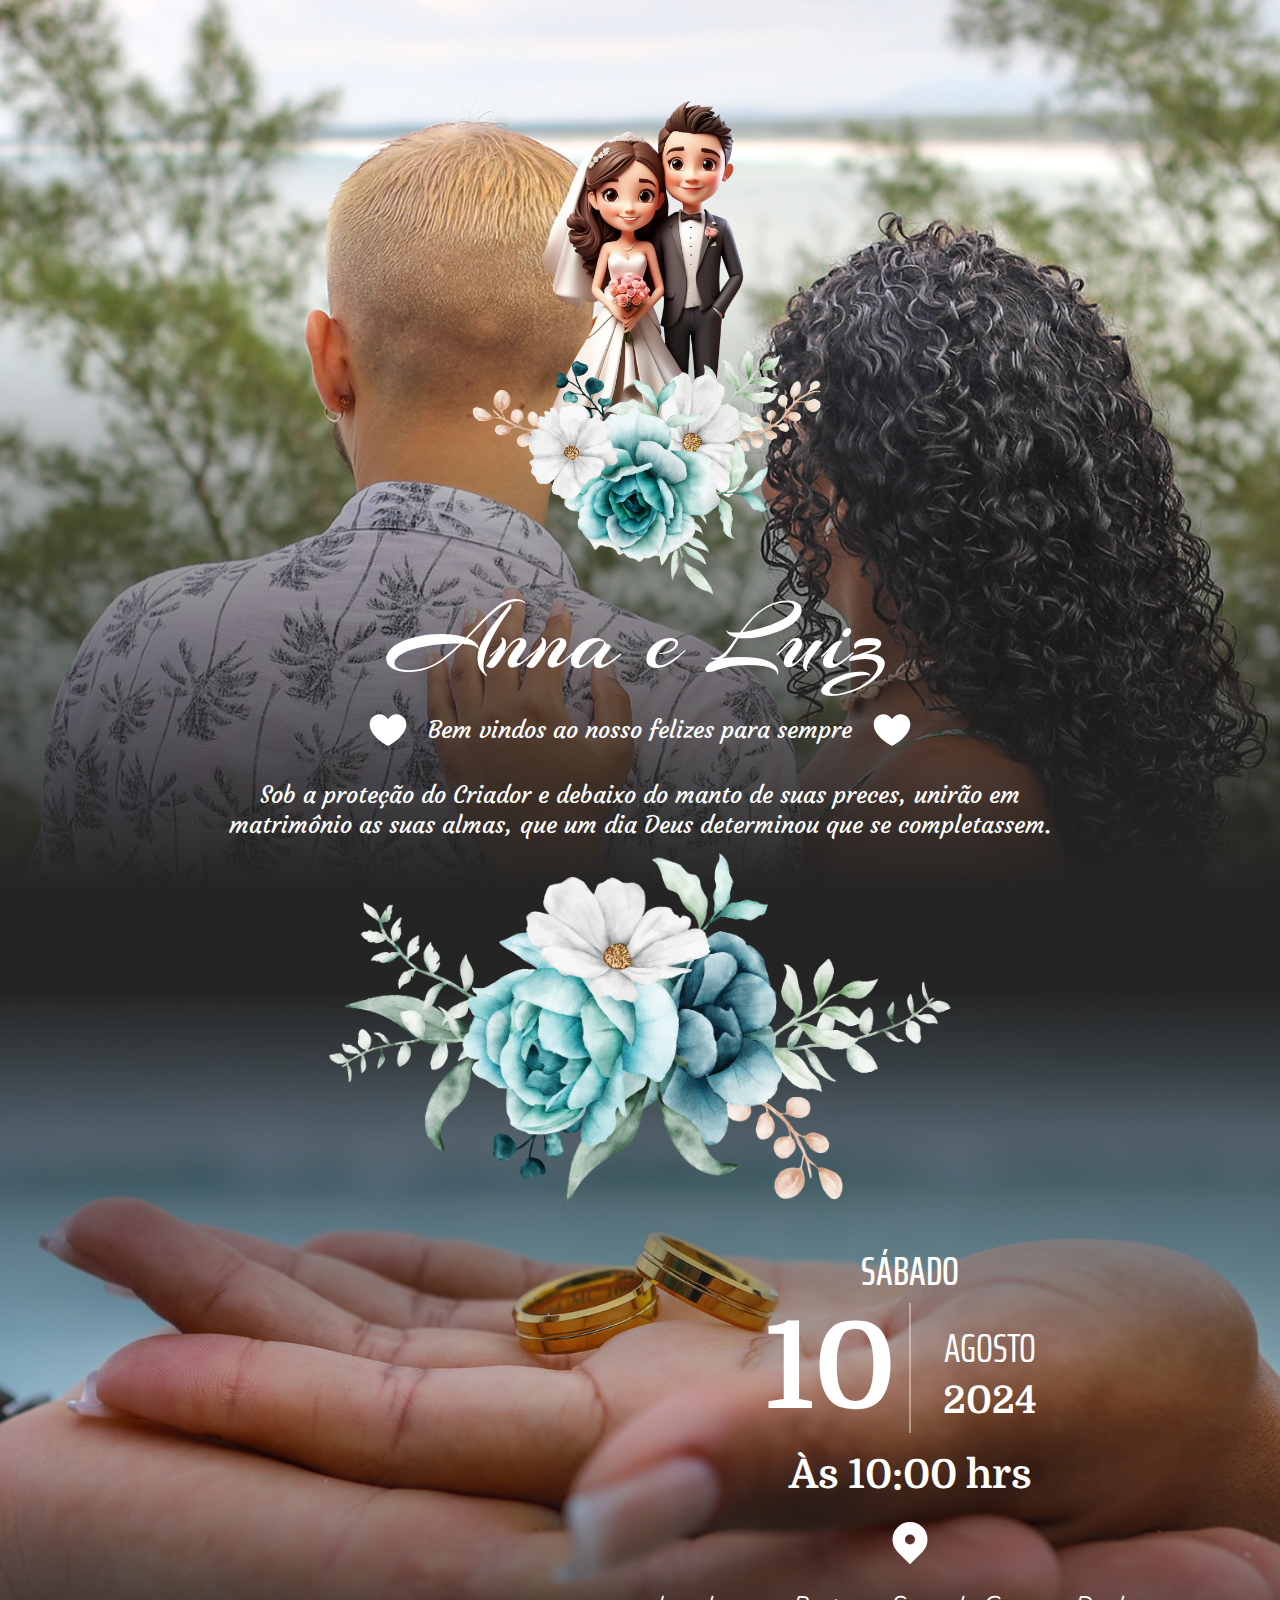
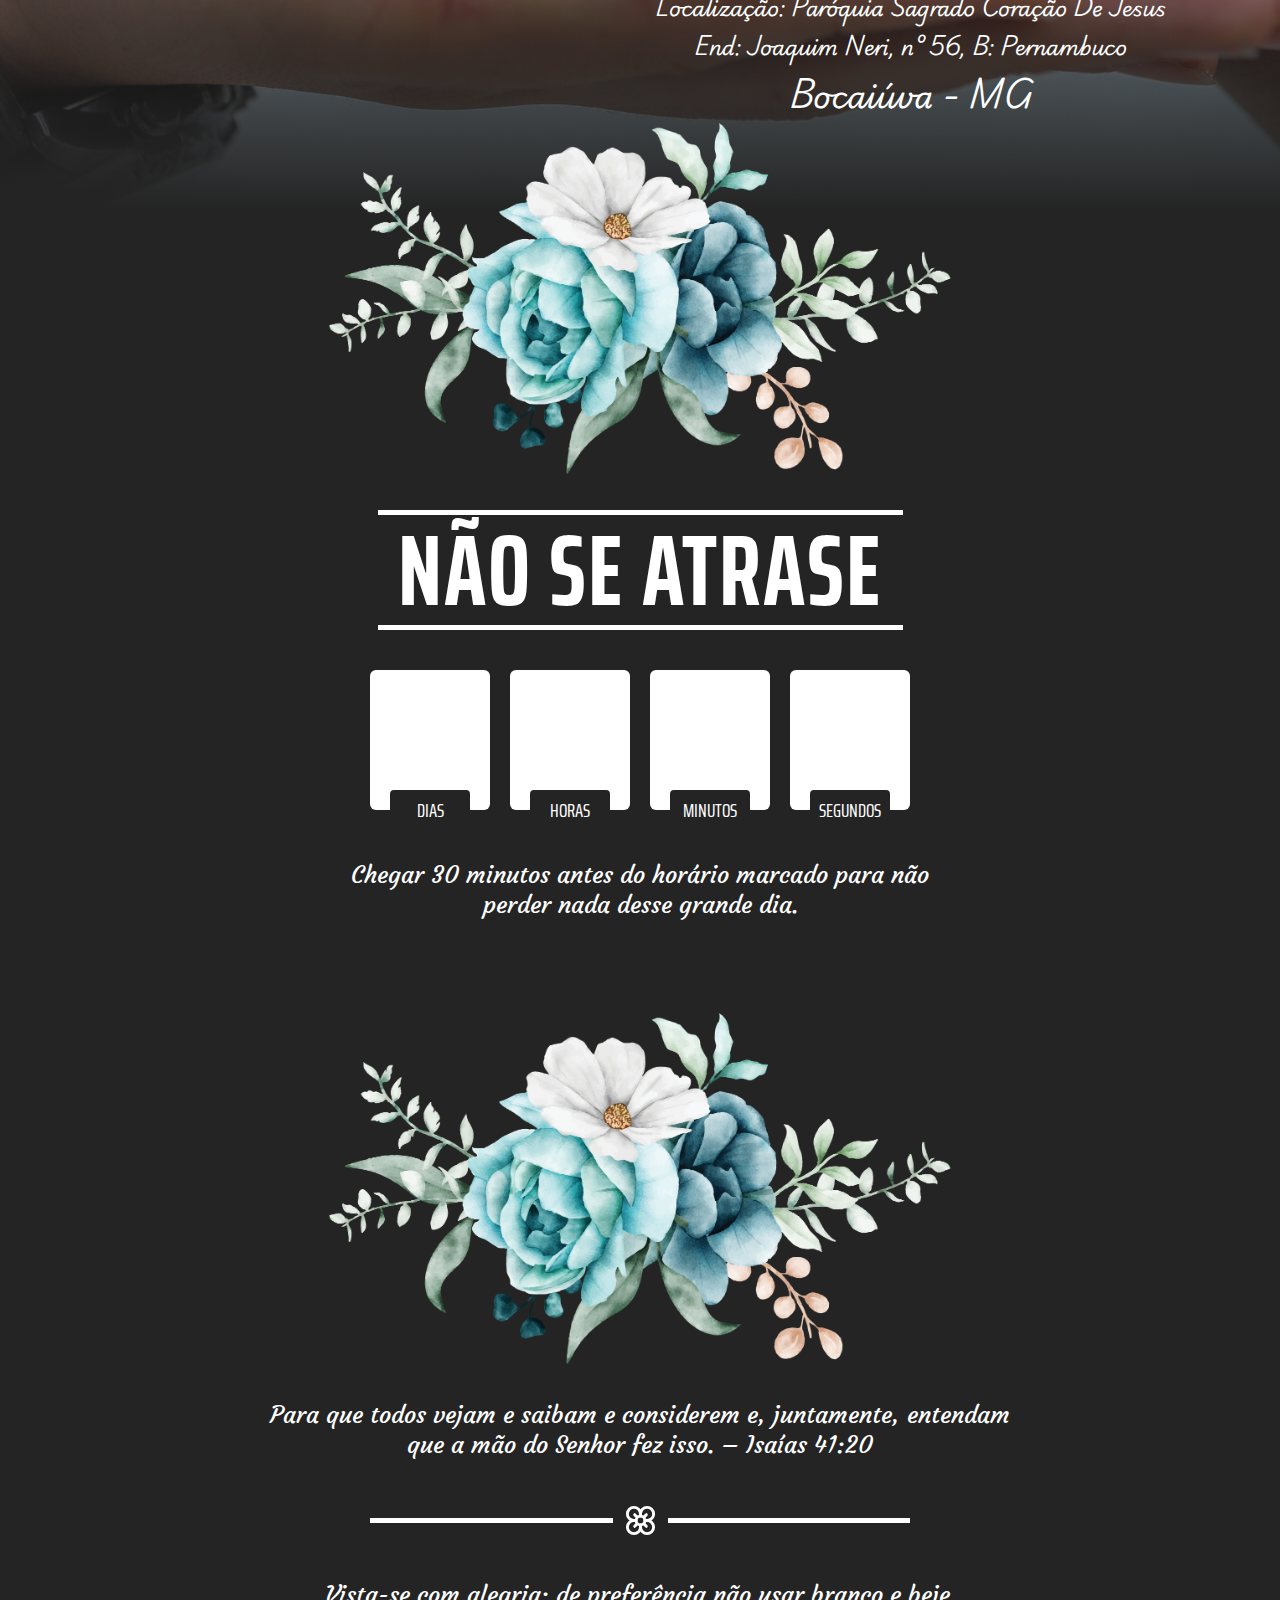
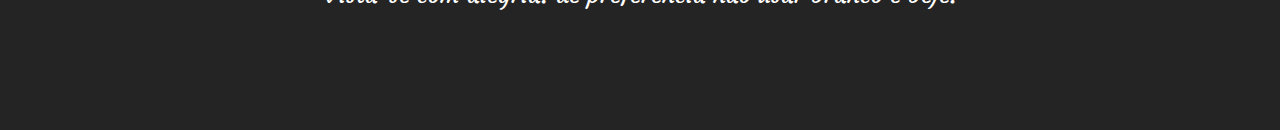
<file: anna/index.html>
<!doctype html><html lang="en"><head><meta charset="utf-8"/><link rel="icon" href="./favicon.ico"/><meta name="viewport" content="width=device-width,initial-scale=1"/><meta name="theme-color" content="#000000"/><meta name="description" content="Web site created using create-react-app"/><link rel="apple-touch-icon" href="./logo192.png"/><link rel="manifest" href="./manifest.json"/><title>Anna e Luiz / Convite</title><script defer="defer" src="./static/js/main.8dd8e040.js"></script><link href="./static/css/main.720f6950.css" rel="stylesheet"></head><body><noscript>You need to enable JavaScript to run this app.</noscript><div id="root"></div></body></html>
</file>
<file: anna/static/css/main.720f6950.css>
@import url(https://fonts.googleapis.com/css2?family=Arizonia&family=Courgette&family=Domine:wght@400..700&family=Playwrite+AU+NSW:wght@100..400&family=Saira+Extra+Condensed:wght@100;200;300;400;500;600;700;800;900&display=swap);:root{--ft-s-1:"Arizonia",cursive;--ft-s-2:"Courgette",cursive;--ft-t-1:"Domine",serif;--ft-t-2:"Playwrite AU NSW",cusive;--ft-t-3:"Saira Extra Condensed",sans-serif;--text:#fff;--bg:#242424;--alpha:#24242400;font-size:62.5%}*{box-sizing:border-box;margin:0;padding:0}:after,:before{content:"";position:absolute}body{-webkit-font-smoothing:antialiased;-moz-osx-font-smoothing:grayscale;background:#242424;background:var(--bg);color:#fff;color:var(--text);font-family:Domine,serif;font-family:var(--ft-t-1);font-size:1.6rem;overflow-x:hidden}a,span{display:inline-block}a{text-decoration:none}h1,h2,h3,h4{line-height:110%}img{object-fit:cover;width:100%}.flex{display:flex}.center{align-items:center;justify-content:center}.grid{display:grid}.col-2{grid-template-columns:repeat(2,1fr)}.col-3{grid-template-columns:repeat(3,1fr)}.col-4{grid-template-columns:repeat(4,1fr)}.container{height:auto;margin:0 auto;max-width:108rem;position:relative;width:96%}.section{height:82rem;position:relative;width:100%}@media only screen and (max-width:600px){.section{height:auto}}.App{text-align:center}.App-logo{height:40vmin;pointer-events:none}@media (prefers-reduced-motion:no-preference){.App-logo{animation:App-logo-spin 20s linear infinite}}.App-header{align-items:center;background-color:#282c34;color:#fff;display:flex;flex-direction:column;font-size:calc(10px + 2vmin);justify-content:center;min-height:100vh}.App-link{color:#61dafb}@keyframes App-logo-spin{0%{transform:rotate(0deg)}to{transform:rotate(1turn)}}.wrapper_couple{position:relative}.couple_back,.couple_back__banner,.wrapper_couple{height:100%;width:100%}.couple_back{left:0;position:absolute;top:0}.couple_back__banner{overflow:hidden;position:relative}.couple_back__banner:before{background:linear-gradient(var(--alpha) 30%,var(--bg) 90%);height:100%;width:100%}.couple_front{height:100%;padding-top:8rem;position:relative;width:100%}.container.couple{align-items:center;flex-direction:column}.couple_images{height:52rem;position:relative;width:42.3rem}.couple_image__front{bottom:0;left:calc(50% - 17.75rem);position:absolute;width:37.5rem}.couple_title h1{font-family:var(--ft-s-1);font-size:10rem;font-weight:500;line-height:8rem}.couple_welcome{align-items:center;gap:2rem;margin-top:3rem}.couple_welcome *{font-size:4rem}.couple_message,.couple_welcome p{font-family:var(--ft-s-2);font-size:2.4rem}.couple_message{margin-top:3rem;width:80%}@media only screen and (max-width:600px){.couple_title h1{font-size:8rem}.couple_welcome{gap:1rem}}.wrapper_location{height:100%;padding:5rem 0;position:relative;width:100%}.location_banner{height:100%;left:0;position:absolute;top:0;width:100%}.location_banner:before{background:linear-gradient(var(--bg),#0000,var(--bg));height:100%;left:0;top:0;width:100%}.container.location{justify-content:flex-end}.location_column{padding-top:20rem;width:50%}.location_column,.location_column__date{align-items:center;flex-direction:column}.location_column__date strong{font-family:var(--ft-t-3);font-size:4rem;font-weight:500;text-transform:uppercase}.location_date__box{height:13rem;position:relative;width:32rem}.location_date__box:before{background:#fff6;height:100%;left:calc(50% - .1rem);top:0;width:.2rem}.date_box__column{align-items:center;flex-direction:column;justify-content:center}.date_box__column h1{font-size:12rem}.date_box__column span{font-family:var(--ft-t-3);font-size:4rem;text-transform:uppercase}.date_box__column h3{font-size:3.8rem}.location_hours{margin-top:2rem}.location_hours h2{font-size:4rem}.location_icon{margin-top:2rem}.location_icon *{font-size:5rem}.location_column__addrees{align-items:center;flex-direction:column;font-family:var(--ft-t-2);margin-top:2rem}.location_column__addrees p{font-size:2rem}.location_column__addrees strong{font-size:3rem}@media only screen and (max-width:600px){.container.location{justify-content:center}.location_column{margin-top:5rem;width:100%}}.wrapper_countdown{height:auto;padding:10rem 0;width:100%}.container.countdown{align-items:center;flex-direction:column}.countdown_title{border-bottom:.5rem solid var(--text);border-top:.5rem solid var(--text);height:-webkit-fit-content;height:-moz-fit-content;height:fit-content;margin-top:20rem;width:-webkit-fit-content;width:-moz-fit-content;width:fit-content}.countdown_title h1{font-family:var(--ft-t-3);font-size:10rem;letter-spacing:.2rem;padding:0 2rem;text-transform:uppercase}.countdown_time{gap:2rem;height:auto;margin-top:4rem;width:54rem}.countdown_time__item{background:var(--text);border-radius:.6rem;height:14rem;position:relative;width:12rem}.countdown_time__item h3{color:var(--bg);font-size:5rem}.countdown_time__item span{align-items:center;background:var(--bg);border-radius:.4rem;bottom:0;display:flex;font-family:var(--ft-t-3);font-size:2rem;height:4rem;justify-content:center;left:50%;position:absolute;text-transform:uppercase;transform:translate(-50%,50%);width:8rem}.countdown_message{margin-top:5rem;width:60%}.countdown_message p{font-family:var(--ft-s-2);font-size:2.4rem}@media only screen and (max-width:600px){.countdown_title{margin-top:30rem}.countdown_title h1{font-size:8rem}.countdown_message{width:90%}}.wrapper_gratitude{font-family:var(--ft-s-2);height:auto;padding:12rem 0;width:100%}.container.gratitude{align-items:center;flex-direction:column;margin-top:5rem}.gratitude_message{margin-top:20rem;width:70%}.gratitude_message p{font-size:2.4rem}.gratitude_separetor{height:6rem;margin:3rem 0;position:relative;width:54rem}.gratitude_separetor:before{background:var(--text);height:.5rem;left:0;top:calc(50% - .25rem);width:100%}.gratitude_icon{background:var(--bg);padding:1rem;position:relative}.gratitude_icon *{font-size:3.5rem}.gratitude_warning p{font-size:2.4rem}@media only screen and (max-width:600px){.gratitude_message{margin-top:30rem;width:90%}}.couple_content.section{height:99rem}.img_border__top{height:37rem;left:50%;position:absolute;top:0;transform:translate(-50%,-20rem);width:66.7rem}@media only screen and (max-width:600px){.couple_content.section{height:auto}.img_border__top{height:auto;transform:translate(-50%);width:80%}}
/*# sourceMappingURL=main.720f6950.css.map*/
</file>
